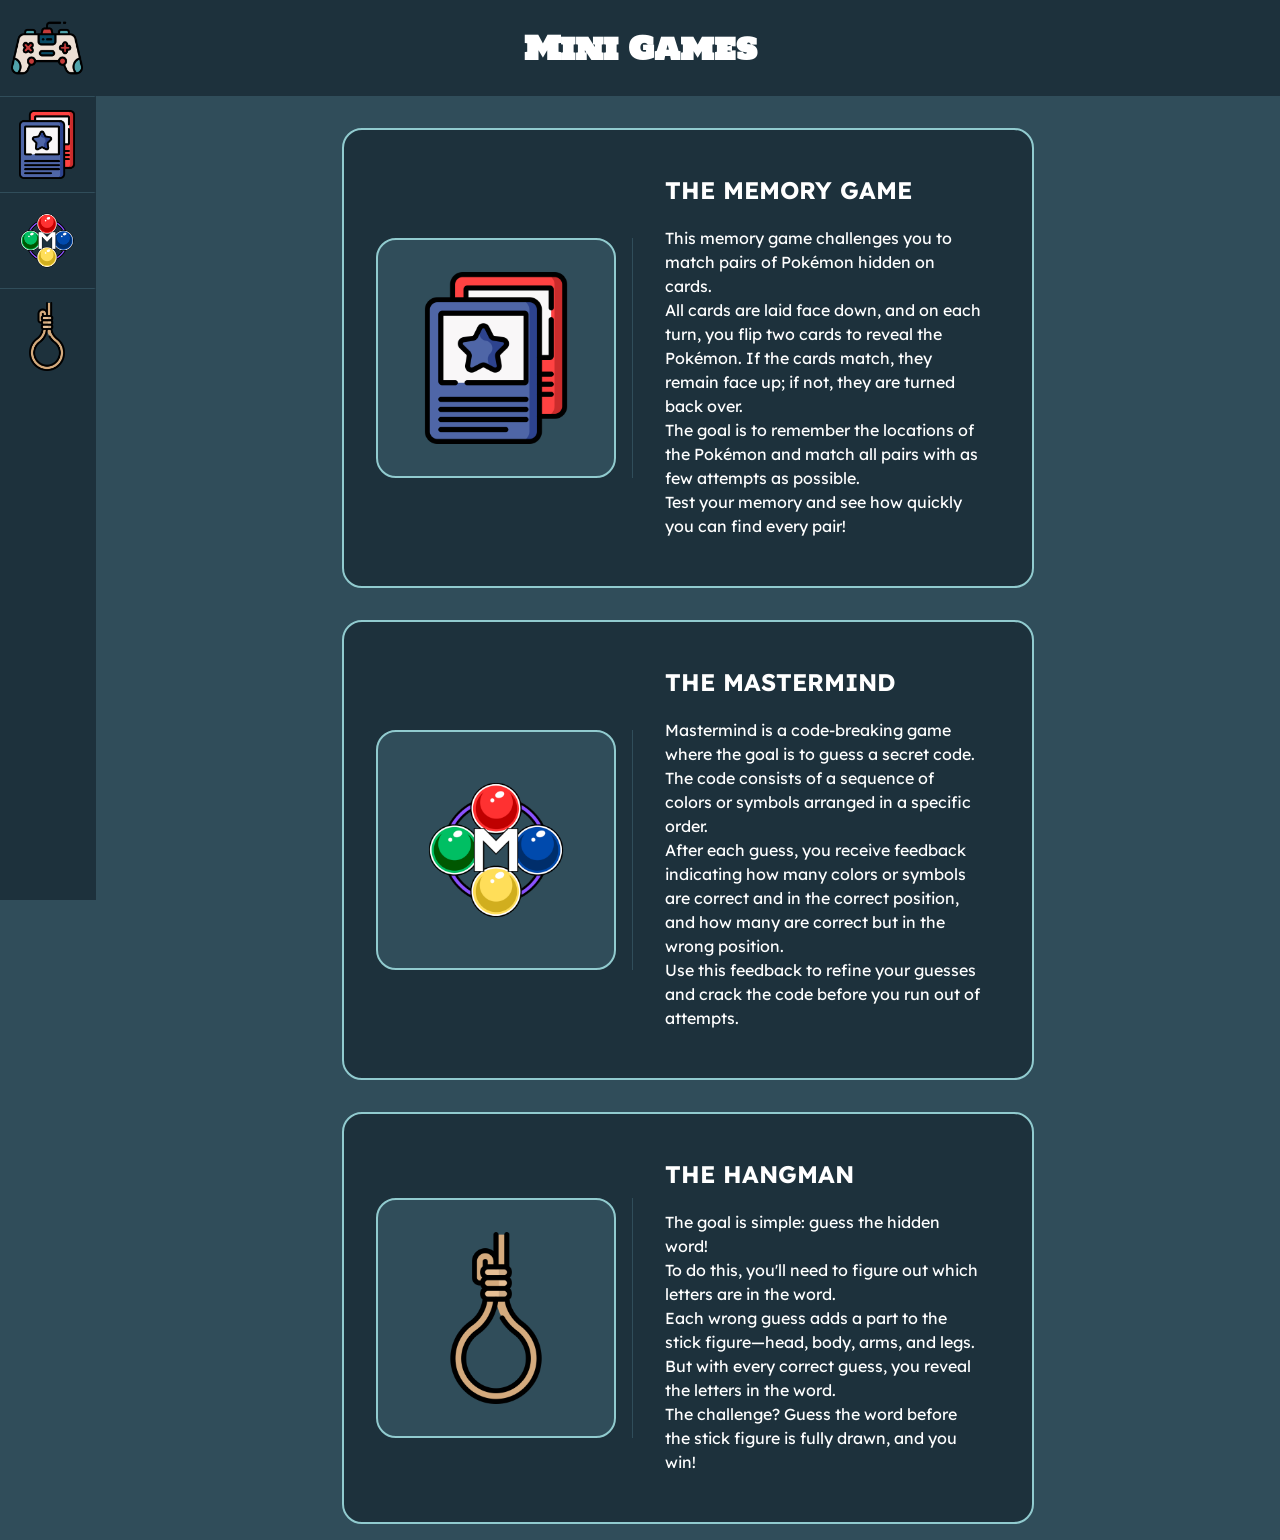
<file: index.html>
<!DOCTYPE html>
<html lang="en">

<head>
    <meta charset="UTF-8">
    <meta name="viewport" content="width=device-width, initial-scale=1.0">
    <title>Mini-games</title>
    <link rel="stylesheet" href="./styles/style.css">
    <link rel="stylesheet" href="./styles/index.css">

    <link rel="preconnect" href="https://fonts.googleapis.com">
    <link rel="preconnect" href="https://fonts.gstatic.com" crossorigin>
    <link href="https://fonts.googleapis.com/css2?family=Lexend:wght@100..900&display=swap" rel="stylesheet">

    <link rel="preconnect" href="https://fonts.googleapis.com">
    <link rel="preconnect" href="https://fonts.gstatic.com" crossorigin>
    <link href="https://fonts.googleapis.com/css2?family=Holtwood+One+SC&display=swap" rel="stylesheet">
</head>

<body>
    <section class="side-bar">

        <div class="side-bar-tab">
            <div class="logo-container"> <a href=""> <img class="logo-img" src="./images/main/logo.png" alt="logo"></a>
            </div>
        </div>

        <div class="side-bar-tab">
            <div class="img-container">
                <a href="./pages/memory.html"><img class="memory-logo-img" src="./images/memory/tab-logo.png" alt="logo"></a>
            </div>
        </div>

        <div class="side-bar-tab">
            <div class="img-container">
                <a href="./pages/mastermind.html"><img class="mastermind-logo-img" src="./images/mastermind/tab-logo.png"
                        alt="logo"></a>
            </div>
        </div>

        <div class="side-bar-tab">
            <div class="img-container">
                <a href="./pages/pendu.html"> <img class="pendu-logo-img" src="./images/pendu/tab-logo.png" alt="logo"></a>
            </div>
        </div>

    </section>
    <header>
        <div>
            <h1>
                Mini Games
            </h1>
        </div>
    </header>

    <main id="main-display">

        <div class="game-card" id="memory-card">
            <div class="image-container">
                <a href="./pages/memory.html"><img src="./images/memory/tab-logo.png" alt="memory-logo"></a>
            </div>
            <div class="divider-line"></div>
            <div class="description-container">
                <h2>THE MEMORY GAME</h2>
                <p>This memory game challenges you to match pairs of Pokémon hidden on cards.</p>
                <p>All cards are laid face down, and on each turn, you flip two cards to reveal the Pokémon.
                    If the cards match, they remain face up; if not, they are turned back over.</p>
                <p>The goal is to remember the locations of the Pokémon and match all pairs with as few attempts as
                    possible.</p>
                <p>Test your memory and see how quickly you can find every pair!</p>
            </div>
        </div>

        <div class="game-card" id="mastermind-card">
            <div class="image-container">
                <a href="./pages/mastermind.html"><img src="./images/mastermind/tab-logo.png" alt="mastermind-logo"></a>
            </div>
            <div class="divider-line"></div>
            <div class="description-container">
                <h2>THE MASTERMIND</h2>
                <p>Mastermind is a code-breaking game where the goal is to guess a secret code.</p>
                <p>The code consists of a sequence of colors or symbols arranged in a specific order.</p>
                <p>After each guess, you receive feedback indicating how many colors or symbols are correct and in
                    the
                    correct position, and how many are correct but in the wrong position.</p>
                <p>Use this feedback to refine your guesses and crack the code before you run out of attempts.</p>
            </div>
        </div>

        <div class="game-card" id="pendu-card">
            <div class="image-container">
                <a href="./pages/pendu.html"> <img src="./images/pendu/tab-logo.png" alt="hangman-logo"></a>
            </div>
            <div class="divider-line"></div>
            <div class="description-container">
                <h2>THE HANGMAN</h2>
                <p>The goal is simple: guess the hidden word! </p>
                <p>To do this, you'll need to figure out which letters are in the
                    word.</p>
                <p>Each wrong guess adds a part to the stick figure—head, body, arms, and legs. But with every
                    correct
                    guess, you reveal the letters in the word.</p>
                <p>The challenge? Guess the word before the stick figure is fully drawn, and you win!</p>
            </div>
        </div>
    </main>
</body>

</html>
</file>
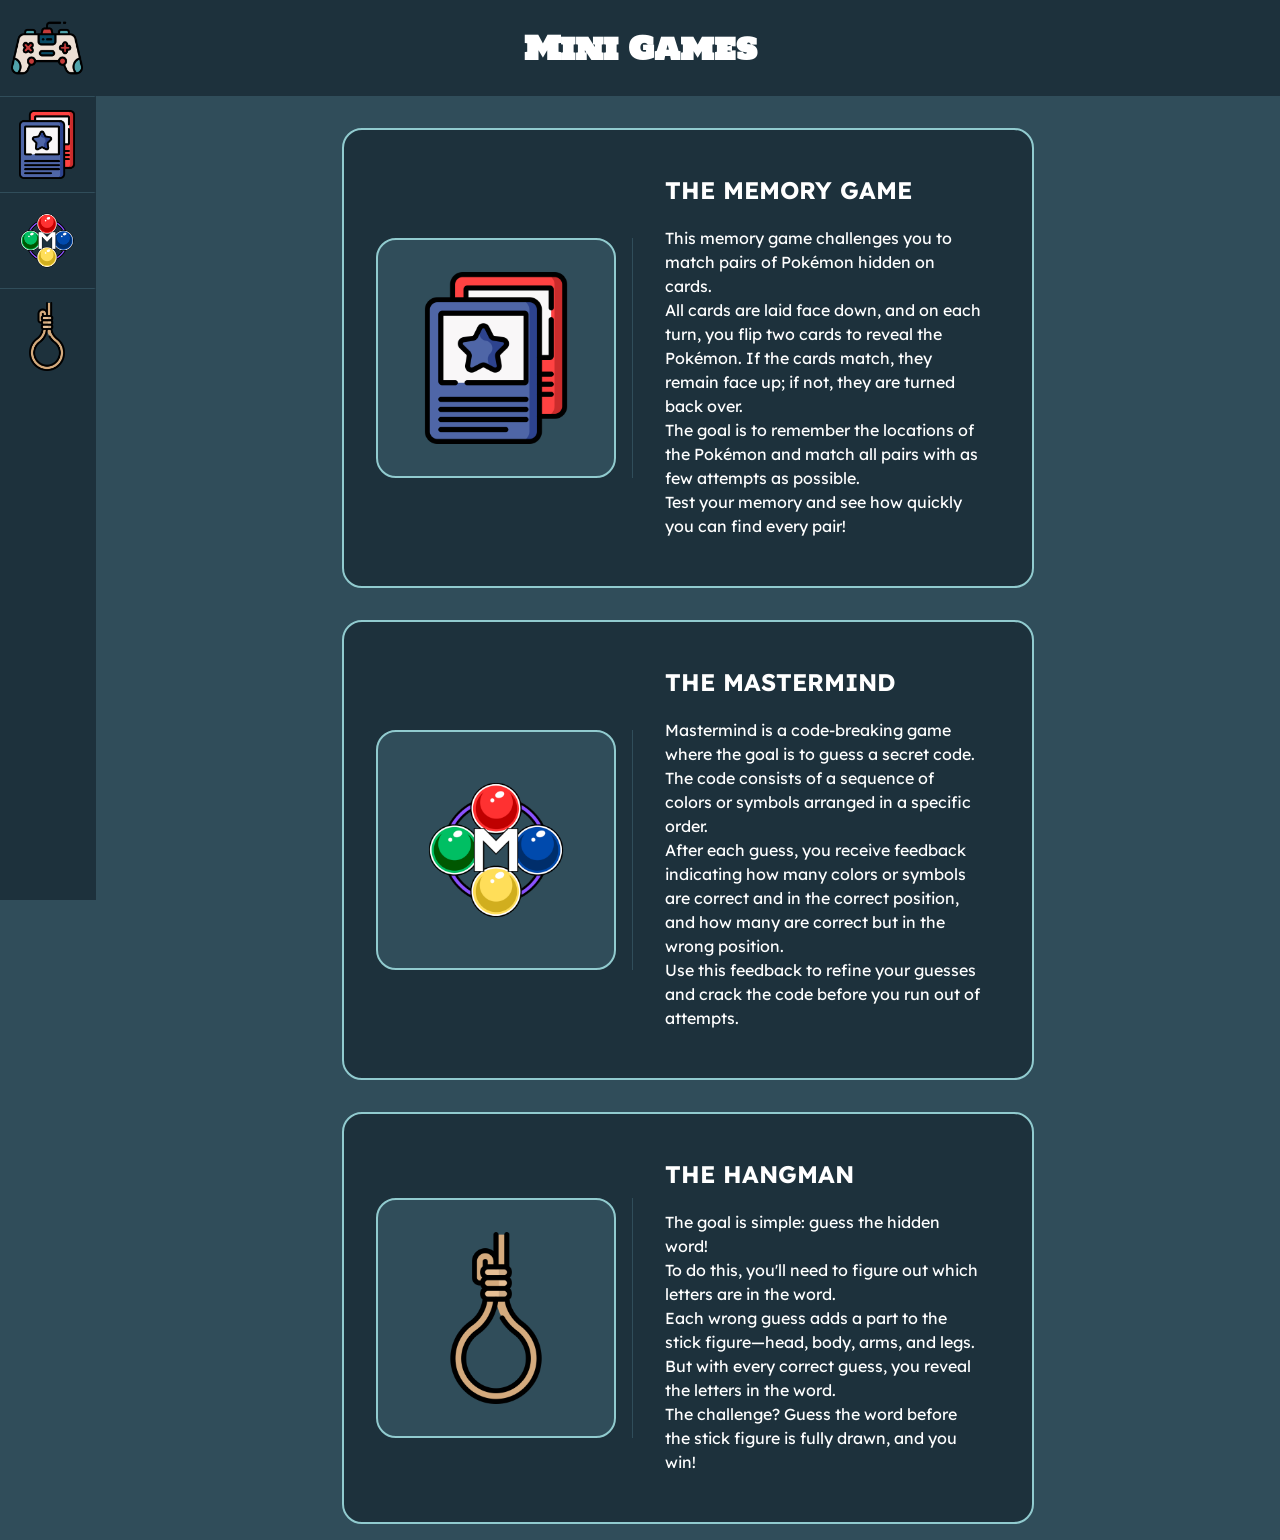
<file: pages/index.html>
<!DOCTYPE html>
<html lang="en">

<head>
    <meta charset="UTF-8">
    <meta name="viewport" content="width=device-width, initial-scale=1.0">
    <title>Mini-games</title>
    <link rel="stylesheet" href="../styles/style.css">
    <link rel="stylesheet" href="../styles/index.css">

    <link rel="preconnect" href="https://fonts.googleapis.com">
    <link rel="preconnect" href="https://fonts.gstatic.com" crossorigin>
    <link href="https://fonts.googleapis.com/css2?family=Lexend:wght@100..900&display=swap" rel="stylesheet">

    <link rel="preconnect" href="https://fonts.googleapis.com">
    <link rel="preconnect" href="https://fonts.gstatic.com" crossorigin>
    <link href="https://fonts.googleapis.com/css2?family=Holtwood+One+SC&display=swap" rel="stylesheet">
</head>

<body>
    <section class="side-bar">

        <div class="side-bar-tab">
            <div class="logo-container"> <a href=""> <img class="logo-img" src="../images/main/logo.png" alt="logo"></a>
            </div>
        </div>

        <div class="side-bar-tab">
            <div class="img-container">
                <a href="./memory.html"><img class="memory-logo-img" src="../images/memory/tab-logo.png" alt="logo"></a>
            </div>
        </div>

        <div class="side-bar-tab">
            <div class="img-container">
                <a href="./mastermind.html"><img class="mastermind-logo-img" src="../images/mastermind/tab-logo.png"
                        alt="logo"></a>
            </div>
        </div>

        <div class="side-bar-tab">
            <div class="img-container">
                <a href="./pendu.html"> <img class="pendu-logo-img" src="../images/pendu/tab-logo.png" alt="logo"></a>
            </div>
        </div>

    </section>
    <header>
        <div>
            <h1>
                Mini Games
            </h1>
        </div>
    </header>

    <main id="main-display">

        <div class="game-card" id="memory-card">
            <div class="image-container">
                <a href="./memory.html"><img src="../images/memory/tab-logo.png" alt="memory-logo"></a>
            </div>
            <div class="divider-line"></div>
            <div class="description-container">
                <h2>THE MEMORY GAME</h2>
                <p>This memory game challenges you to match pairs of Pokémon hidden on cards.</p>
                <p>All cards are laid face down, and on each turn, you flip two cards to reveal the Pokémon.
                    If the cards match, they remain face up; if not, they are turned back over.</p>
                <p>The goal is to remember the locations of the Pokémon and match all pairs with as few attempts as
                    possible.</p>
                <p>Test your memory and see how quickly you can find every pair!</p>
            </div>
        </div>

        <div class="game-card" id="mastermind-card">
            <div class="image-container">
                <a href="./mastermind.html"><img src="../images/mastermind/tab-logo.png" alt="mastermind-logo"></a>
            </div>
            <div class="divider-line"></div>
            <div class="description-container">
                <h2>THE MASTERMIND</h2>
                <p>Mastermind is a code-breaking game where the goal is to guess a secret code.</p>
                <p>The code consists of a sequence of colors or symbols arranged in a specific order.</p>
                <p>After each guess, you receive feedback indicating how many colors or symbols are correct and in
                    the
                    correct position, and how many are correct but in the wrong position.</p>
                <p>Use this feedback to refine your guesses and crack the code before you run out of attempts.</p>
            </div>
        </div>

        <div class="game-card" id="pendu-card">
            <div class="image-container">
                <a href="./pendu.html"> <img src="../images/pendu/tab-logo.png" alt="hangman-logo"></a>
            </div>
            <div class="divider-line"></div>
            <div class="description-container">
                <h2>THE HANGMAN</h2>
                <p>The goal is simple: guess the hidden word! </p>
                <p>To do this, you'll need to figure out which letters are in the
                    word.</p>
                <p>Each wrong guess adds a part to the stick figure—head, body, arms, and legs. But with every
                    correct
                    guess, you reveal the letters in the word.</p>
                <p>The challenge? Guess the word before the stick figure is fully drawn, and you win!</p>
            </div>
        </div>
    </main>
</body>

</html>
</file>
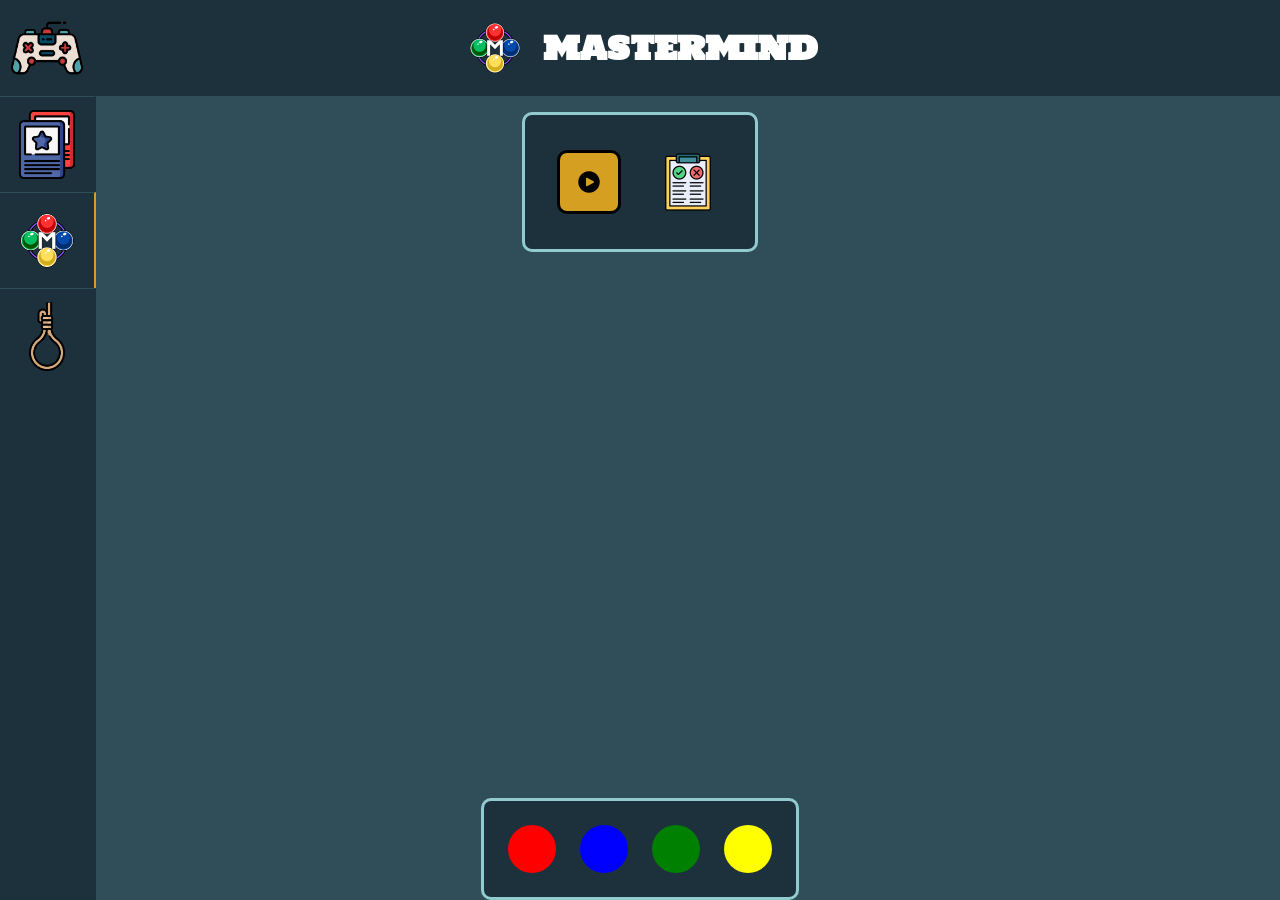
<file: pages/mastermind.html>
<!DOCTYPE html>
<html lang="en">

<head>
    <meta charset="UTF-8">
    <meta name="viewport" content="width=device-width, initial-scale=1.0">
    <title>Mastermind</title>
    <link rel="stylesheet" href="../styles/style.css">
    <link rel="stylesheet" href="../styles/mastermind.css">

    <script src="../js/mastermind/mastermind.js" defer></script>

    <link rel="preconnect" href="https://fonts.googleapis.com">
    <link rel="preconnect" href="https://fonts.gstatic.com" crossorigin>
    <link href="https://fonts.googleapis.com/css2?family=Lexend:wght@100..900&display=swap" rel="stylesheet">

    <link rel="preconnect" href="https://fonts.googleapis.com">
    <link rel="preconnect" href="https://fonts.gstatic.com" crossorigin>
    <link href="https://fonts.googleapis.com/css2?family=Holtwood+One+SC&display=swap" rel="stylesheet">
</head>

<body>
    <section class="side-bar">

        <div class="side-bar-tab">
            <div class="logo-container"> <a href="../index.html"> <img class="logo-img" src="../images/main/logo.png"
                        alt="logo"></a>
            </div>
        </div>

        <div class="side-bar-tab">
            <div class="img-container">
                <a href="./memory.html"><img class="memory-logo-img" src="../images/memory/tab-logo.png" alt="logo"></a>
            </div>
        </div>

        <div class="side-bar-tab current-tab">
            <div class="img-container">
                <a href=""><img class="mastermind-logo-img" src="../images/mastermind/tab-logo.png" alt="logo"></a>
            </div>
        </div>

        <div class="side-bar-tab">
            <div class="img-container">
                <a href="./pendu.html"> <img class="pendu-logo-img" src="../images/pendu/tab-logo.png" alt="logo"></a>
            </div>
        </div>

    </section>

    <header>
        <div class="header-container">
            <img class="header-img" src="../images/mastermind/tab-logo.png" alt="logo-mastermind">
            <h1>
                MASTERMIND
            </h1>
        </div>
    </header>

    <main>
        <div class="game-header">
            <button class="play-button"><img draggable="false" src="../images/main/start.png" alt="play"></button>
            <button class="rules-button"><img draggable="false" src="../images/main/rules.png" alt="rules"></button>
        </div>

        <div class="lightbox" id="rulesLightbox">
            <div class="rules-card" onclick="event.stopPropagation()">
                <button class="close-button">&times;</button>
                <h2>Game Rules</h2>
                <p>Mastermind is a code-breaking game where the goal is to guess a secret code.</p>
                <p>The code consists of a sequence of colors or symbols arranged in a specific order.</p>
                <p>After each guess, you receive feedback indicating how many colors or symbols are correct and in the
                    correct position, and how many are correct but in the wrong position.</p>
                <p>Use this feedback to refine your guesses and crack the code before you run out of attempts.</p>
                <div class="important-rule">
                    <p>The order of the hints are not linked to the order of the colors!</p>
                </div>
            </div>
        </div>

        <div class="main-display">
            <div class="initial-try-container-div"></div>
            <div class="main-container-div"></div>
        </div>
        <div class="example-bubbles-div">
            <div class="red" id="colored-bubble"></div>
            <div class="blue" id="colored-bubble"></div>
            <div class="green" id="colored-bubble"></div>
            <div class="yellow" id="colored-bubble"></div>
        </div>
    </main>
</body>

</html>
</file>
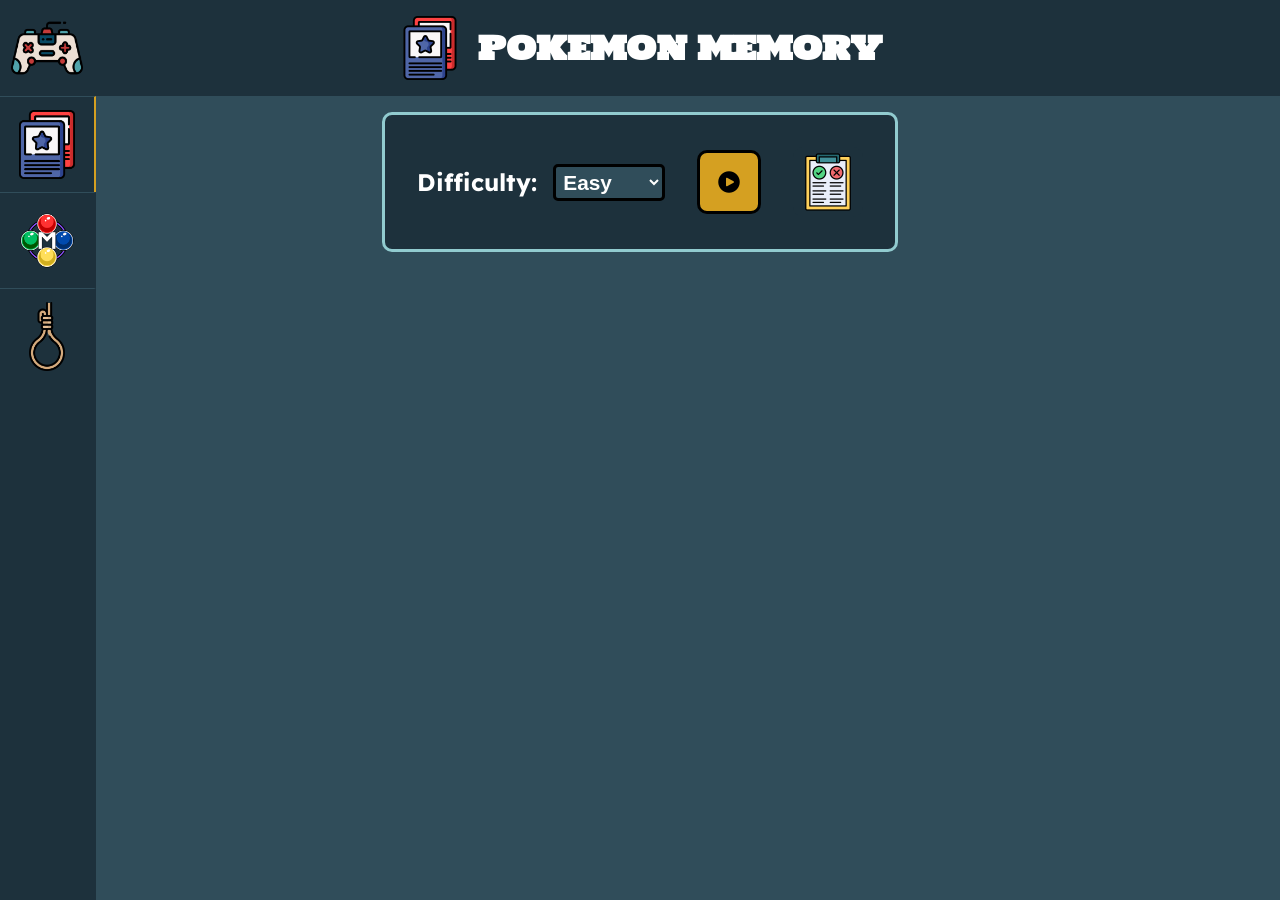
<file: pages/memory.html>
<!DOCTYPE html>
<html lang="en">

<head>
    <meta charset="UTF-8">
    <meta name="viewport" content="width=device-width, initial-scale=1.0">
    <title>Memory</title>
    <link rel="stylesheet" href="../styles/style.css">
    <link rel="stylesheet" href="../styles/memory.css">

    <script src="../js/memory/memory.js" defer></script>

    <link rel="preconnect" href="https://fonts.googleapis.com">
    <link rel="preconnect" href="https://fonts.gstatic.com" crossorigin>
    <link href="https://fonts.googleapis.com/css2?family=Lexend:wght@100..900&display=swap" rel="stylesheet">

    <link rel="preconnect" href="https://fonts.googleapis.com">
    <link rel="preconnect" href="https://fonts.gstatic.com" crossorigin>
    <link href="https://fonts.googleapis.com/css2?family=Holtwood+One+SC&display=swap" rel="stylesheet">
</head>

<body>
    <section class="side-bar">

        <div class="side-bar-tab">
            <div class="logo-container"> <a href="../index.html"> <img class="logo-img" src="../images/main/logo.png"
                        alt="logo"></a>
            </div>
        </div>

        <div class="side-bar-tab current-tab">
            <div class="img-container">
                <a href=""><img class="memory-logo-img" src="../images/memory/tab-logo.png" alt="logo"></a>
            </div>
        </div>


        <div class="side-bar-tab">
            <div class="img-container">
                <a href="./mastermind.html"><img class="mastermind-logo-img" src="../images/mastermind/tab-logo.png"
                        alt="logo"></a>
            </div>
        </div>

        <div class="side-bar-tab">
            <div class="img-container">
                <a href="./pendu.html"> <img class="pendu-logo-img" src="../images/pendu/tab-logo.png" alt="logo"></a>
            </div>
        </div>

    </section>

    <header>
        <div class="header-container">
            <img class="header-img" src="../images/memory/tab-logo.png" alt="logo-memory">
            <h1>
                POKEMON MEMORY
            </h1>
        </div>
    </header>

    <main>
        <div class="game-header">
            <div class="difficulty-selector-div">
                <label class="difficulty-selector-label" for="difficulty-selector">Difficulty: </label>
                <select class="difficulty-selector" name="difficulty-selector" id="difficulty-selector">
                    <option value="10">Easy</option>
                    <option value="20">Medium</option>
                    <option value="30">Hard</option>
                </select>
            </div>
            <button class="play-button"><img draggable="false" src="../images/main/start.png" alt="play"></button>
            <button class="rules-button"><img draggable="false" src="../images/main/rules.png" alt="rules"></button>
        </div>

        <div class="lightbox" id="rulesLightbox">
            <div class="rules-card" onclick="event.stopPropagation()">
                <button class="close-button">&times;</button>
                <h2>Game Rules</h2>
                <p>This memory game challenges you to match pairs of Pokémon hidden on cards.</p>
                <p>All cards are laid face down, and on each turn, you flip two cards to reveal the Pokémon.
                    If the cards match, they remain face up; if not, they are turned back over.</p>
                <p>The goal is to remember the locations of the Pokémon and match all pairs with as few attempts as
                    possible.</p>
                <p>Test your memory and see how quickly you can find every pair!</p>
                <div class="important-rule">
                    <p>There are three difficulty modes:</p>
                    <ul>
                        <li>Easy: 10 cards</li>
                        <li>Medium: 20 cards</li>
                        <li>Hard: 30 cards</li>
                    </ul>
                </div>
            </div>
        </div>

        <div id="main-display"></div>
    </main>
</body>

</html>
</file>
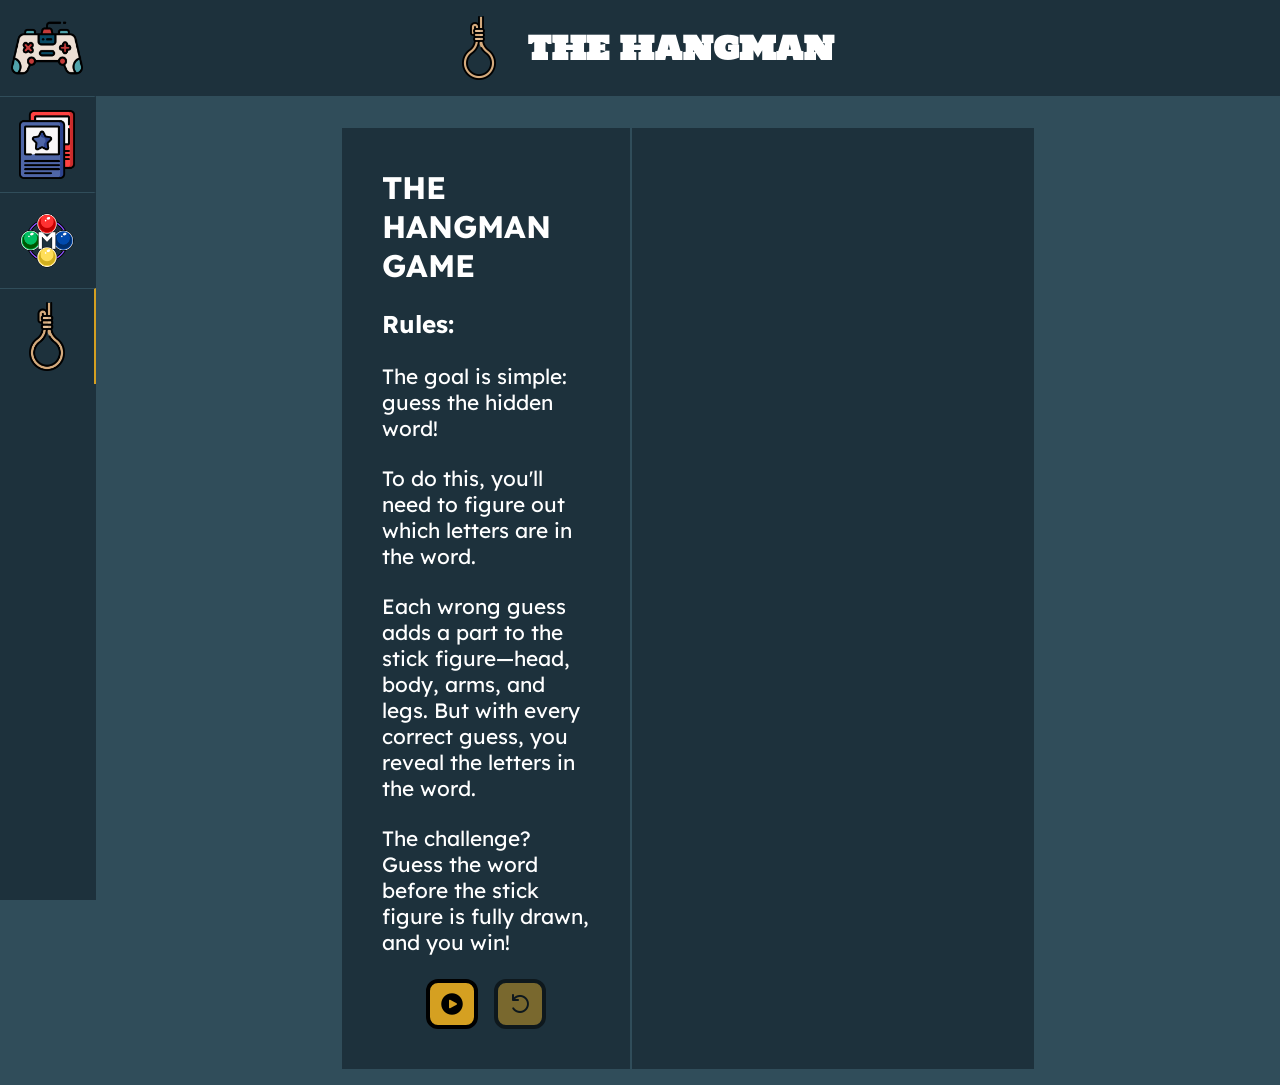
<file: pages/pendu.html>
<!DOCTYPE html>
<html lang="en">

<head>
    <meta charset="UTF-8">
    <meta name="viewport" content="width=device-width, initial-scale=1.0">
    <title>The Hangman</title>
    <link rel="stylesheet" href="../styles/style.css">
    <link rel="stylesheet" href="../styles/pendu.css">

    <script src="../js/pendu/pendu-words.js" defer></script>
    <script src="../js/pendu/pendu.js" defer></script>

    <link rel="preconnect" href="https://fonts.googleapis.com">
    <link rel="preconnect" href="https://fonts.gstatic.com" crossorigin>
    <link href="https://fonts.googleapis.com/css2?family=Lexend:wght@100..900&display=swap" rel="stylesheet">

    <link rel="preconnect" href="https://fonts.googleapis.com">
    <link rel="preconnect" href="https://fonts.gstatic.com" crossorigin>
    <link href="https://fonts.googleapis.com/css2?family=Holtwood+One+SC&display=swap" rel="stylesheet">
</head>

<body>
    <section class="side-bar">

        <div class="side-bar-tab">
            <div class="logo-container"> <a href="../index.html"> <img class="logo-img" src="../images/main/logo.png"
                        alt="logo"></a>
            </div>
        </div>


        <div class="side-bar-tab">
            <div class="img-container">
                <a href="./memory.html"><img class="memory-logo-img" src="../images/memory/tab-logo.png" alt="logo"></a>
            </div>
        </div>

        <div class="side-bar-tab">
            <div class="img-container">
                <a href="./mastermind.html"><img class="mastermind-logo-img" src="../images/mastermind/tab-logo.png"
                        alt="logo"></a>
            </div>
        </div>

        <div class="side-bar-tab current-tab">
            <div class="img-container">
                <a href=""> <img class="pendu-logo-img" src="../images/pendu/tab-logo.png" alt="logo"></a>
            </div>
        </div>

    </section>

    <header>
        <div class="header-container">
            <img class="header-img" src="../images/pendu/tab-logo.png" alt="logo-pendu">
            <h1>
                THE HANGMAN
            </h1>
        </div>
    </header>

    <main id="main-display">
        <section class="game-instructions-section" id="game-instruction-section">
            <h2>THE HANGMAN GAME</h2>
            <h3>Rules:</h3>
            <p>The goal is simple: guess the hidden word! </p>
            <p>To do this, you'll need to figure out which letters are in the
                word.</p>
            <p>Each wrong guess adds a part to the stick figure—head, body, arms, and legs. But with every correct
                guess, you reveal the letters in the word.</p>
            <p>The challenge? Guess the word before the stick figure is fully drawn, and you win!</p>
            <div class="button-div">
                <button class="btn play-button" id="play-button"><img class="button-image"
                        src="../images/main/start.png" alt=""></button>
                <button class="btn retry-button" id="retry-button" disabled><img class="button-image"
                        src="../images/pendu/retry.png" alt=""></button>
            </div>
        </section>
        <section class="game-section" id="game-section"></section>
    </main>

</body>

</html>
</file>
<file: styles/style.css>
* {
    box-sizing: border-box;
    margin: 0;
}

:root {
    --holtwood: "Holtwood One SC", serif;
    --lexend: "Lexend", serif;

    --sidebar-header-size: 6rem;

    --dark-blue: #1D313C;
    --dark-blue-highlight: #304d5a;
    --light-dark-blue: #103747;
    --middle-blue: #419099;
    --light-blue: #91cbcf;
    --deep-blue: #272c44;
    --deep-blue-highlight: #444f89;
    --light-deep-blue: #5970b7;
    --yellow: #d5a021;

}

body {
    background-color: var(--dark-blue-highlight);
}

h1 {
    color: white;
    font-family: var(--holtwood);
}

header {
    display: flex;
    align-items: center;
    justify-content: center;

    height: var(--sidebar-header-size);
    padding: 2rem;

    background-color: var(--dark-blue);
    margin-bottom: 1rem;

    user-select: none;
}

.header-container {
    display: flex;
    align-items: center;

    gap: 1rem;

    .header-img {
        height: 4rem;
    }
}

.side-bar {
    display: flex;
    flex-direction: column;
    position: fixed;

    height: 100%;
    width: var(--sidebar-header-size);

    background-color: var(--dark-blue);

    .side-bar-tab {
        display: flex;

        height: var(--sidebar-header-size);
        width: var(--sidebar-header-size);
        padding: 0.2rem;

        border-right: 2px solid var(--dark-blue);

        object-fit: contain;

        &:nth-child(n+2) {
            border-top: 1px solid var(--dark-blue-highlight);

            &:hover {
                background-color: var(--light-dark-blue);
            }
        }

        .logo-container {
            display: flex;
            border-radius: 50%;
            padding: 0.5rem;

            img {
                height: 100%;
                width: 100%;
                cursor: pointer;
            }
        }

        .img-container {
            display: flex;
            border-radius: 50%;
            padding: 0.6rem;

            img {
                height: 100%;
                width: 100%;
                cursor: pointer;
            }
        }
    }

    .current-tab {
        border-right: 2px solid var(--yellow);
    }
}
</file>
<file: styles/index.css>
:root {
    --holtwood: "Holtwood One SC", serif;
    --lexend: "Lexend", serif;

    --sidebar-header-size: 6rem;

    --dark-blue: #1D313C;
    --dark-blue-highlight: #304d5a;
    --light-dark-blue: #103747;
    --middle-blue: #419099;
    --light-blue: #91cbcf;
    --deep-blue: #272c44;
    --deep-blue-highlight: #444f89;
    --light-deep-blue: #5970b7;
    --yellow: #d5a021;

}

#main-display {
    display: flex;
    flex-direction: column;
    align-items: stretch;
    justify-content: center;

    width: auto;
    min-height: 60rem;
    padding: 1rem;
    gap: 2rem;
    margin-left: var(--sidebar-header-size);

    .game-card {
        display: flex;
        align-items: center;
        align-self: center;

        min-width: 60%;
        width: min-content;
        height: fit-content;
        padding: 2rem;
        gap: 1rem;

        background-color: var(--dark-blue);
        border: 2px solid var(--light-blue);
        border-radius: 20px;

        .image-container {
            display: flex;

            height: 15rem;
            width: 15rem;

            background-color: var(--dark-blue-highlight);
            border: 2px solid var(--light-blue);
            border-radius: 20px;

            a {
                display: flex;

                img {
                    padding: 2rem;
                }
            }

        }

        .divider-line {
            height: 15rem;
            width: 2px;
            background-color: var(--dark-blue-highlight);
        }

        .description-container {
            display: flex;
            flex-direction: column;

            height: 100%;
            padding: 1rem;

            color: white;
            font-family: var(--lexend);
            line-height: 1.5rem;

            h2 {
                margin-bottom: 1.5rem;
            }
        }
    }
}
</file>
<file: styles/mastermind.css>
:root {
    --holtwood: "Holtwood One SC", serif;
    --lexend: "Lexend", serif;

    --sidebar-header-size: 6rem;

    --dark-blue: #1D313C;
    --dark-blue-highlight: #304d5a;
    --light-dark-blue: #103747;
    --middle-blue: #419099;
    --light-blue: #91cbcf;
    --deep-blue: #272c44;
    --deep-blue-highlight: #444f89;
    --light-deep-blue: #5970b7;

    --yellow: #d5a021;
    --yellow-highlight: #E2B547;
    --yellow-middle: #e1b42e;
}


.game-header {
    display: flex;
    align-items: center;
    justify-content: center;

    width: fit-content;
    gap: 2rem;
    padding: 2rem;

    background-color: var(--dark-blue);
    border: 3px solid var(--light-blue);
    border-radius: 10px;

    color: white;
    font-family: var(--lexend);
    user-select: none;

    .play-button {
        display: flex;
        align-items: center;
        justify-content: center;

        height: 64px;
        width: 64px;

        border: 3px solid black;
        border-radius: 10px;

        background-color: var(--yellow);

        &:hover {
            background-color: var(--yellow-highlight);
        }
    }

    .rules-button {
        display: flex;
        align-items: center;
        justify-content: center;

        padding: 0.2rem;

        background-color: var(--dark-blue);
        border: none;
        border-radius: 10px;

        &:hover {
            background-color: var(--dark-blue-highlight);
        }

        img {
            height: 64px;
            width: 64px;
        }
    }
}


main {
    display: flex;
    flex-direction: column;
    align-items: center;
    justify-content: center;

    .main-display {
        display: flex;
        flex-direction: column;
        align-items: center;
        justify-content: center;
        flex-wrap: wrap;

        width: 100%;
        margin-bottom: 5rem;
        gap: 2rem;
        padding: 2rem 0px;

        background: var(--dark-blue-highlight);

        .main-container-div {
            display: flex;
            flex-direction: column;
            align-items: center;
            justify-content: center;
            gap: 1rem;
        }

        .try-bubbles-div {
            flex-direction: column;
            width: fit-content;
            height: fit-content;
            padding: 1.5rem;
        }
    }
}

.example-bubbles-div {
    position: fixed;
    bottom: 0;

    width: fit-content;
    height: fit-content;
    padding: 1.5rem;
}

.try-bubbles-div,
.example-bubbles-div {
    display: flex;
    align-items: center;
    justify-content: center;

    padding: 1.5rem;
    gap: 1.5rem;

    background-color: var(--dark-blue);
    border: 3px solid var(--light-blue);
    border-radius: 10px;

    .bubbles-div {
        display: flex;
        align-items: center;
        justify-content: center;
        gap: 1.5rem;
    }

    .hints-div {
        display: flex;
        align-items: center;
        justify-content: center;
        gap: 1.5rem;
    }


    #colored-bubble,
    .try-bubble {
        width: 3rem;
        height: 3rem;
        border-radius: 50%;
    }

    .try-bubble {
        background-color: rgb(184, 184, 184);
    }

    .red {
        background-color: red;
        cursor: pointer;
    }

    .green {
        background-color: green;
        cursor: pointer;
    }

    .blue {
        background-color: blue;
        cursor: pointer;
    }

    .yellow {
        background-color: yellow;
        cursor: pointer;
    }
}

.winning-message-p {
    display: flex;
    font-size: 4rem;
    color: whitesmoke
}

.lightbox {
    display: none;
    position: fixed;
    top: 0;
    left: 0;
    width: 100%;
    height: 100%;
    background-color: rgba(0, 0, 0, 0.8);
    z-index: 1000;
    justify-content: center;
    align-items: center;

    .rules-card {
        position: relative;
        display: flex;
        flex-direction: column;
        align-items: center;

        width: 90%;
        max-width: 500px;
        padding: 20px;
        gap: 1rem;

        background-color: var(--dark-blue-highlight);
        border: 2px solid var(--light-blue);
        border-radius: 8px;

        color: white;
        font-family: var(--lexend);
        font-size: 1.15rem;
        line-height: 1.5rem;

        h2 {
            margin-top: 0;
            margin-bottom: 1rem;
            font-family: var(--holtwood);
        }

        .important-rule {
            width: 100%;
            font-weight: bold;
        }
    }

    .close-button {
        position: absolute;
        top: 10px;
        right: 10px;

        background: none;
        border: none;

        color: white;
        font-size: 20px;
        cursor: pointer;
    }

    .close-button:hover {
        color: var(--yellow);
    }
}
</file>
<file: styles/memory.css>
:root {
    --holtwood: "Holtwood One SC", serif;
    --lexend: "Lexend", serif;

    --sidebar-header-size: 6rem;

    --dark-blue: #1D313C;
    --dark-blue-highlight: #304d5a;
    --light-dark-blue: #103747;
    --middle-blue: #419099;
    --light-blue: #91cbcf;
    --deep-blue: #272c44;
    --deep-blue-highlight: #444f89;
    --light-deep-blue: #5970b7;

    --yellow: #d5a021;
    --yellow-highlight: #E2B547;
    --yellow-middle: #e1b42e;
}

main {
    display: flex;
    flex-direction: column;
    align-items: center;
    justify-content: center;

    gap: 2rem;
}

#main-display {
    display: flex;
    flex-wrap: wrap;
    align-items: stretch;
    justify-content: center;

    width: auto;
    padding: 1rem;
    gap: 2.5rem;
    margin-left: var(--sidebar-header-size);
    margin-right: var(--sidebar-header-size);
}

.game-header {
    display: flex;
    align-items: center;
    justify-content: center;

    width: fit-content;
    gap: 2rem;
    padding: 2rem;

    background-color: var(--dark-blue);
    border: 3px solid var(--light-blue);
    border-radius: 10px;

    color: white;
    font-family: var(--lexend);
    user-select: none;

    .play-button {
        display: flex;
        align-items: center;
        justify-content: center;

        height: 64px;
        width: 64px;

        border: 3px solid black;
        border-radius: 10px;

        background-color: var(--yellow);

        &:hover {
            background-color: var(--yellow-highlight);
        }
    }

    .rules-button {
        display: flex;
        align-items: center;
        justify-content: center;

        padding: 0.2rem;

        background-color: var(--dark-blue);
        border: none;
        border-radius: 10px;

        &:hover {
            background-color: var(--dark-blue-highlight);
        }

        img {
            height: 64px;
            width: 64px;
        }
    }

    .difficulty-selector-div {
        display: flex;
        align-items: center;
        justify-content: center;

        gap: 1rem;

        font-weight: bold;
        font-size: 1.5rem;

        .difficulty-selector {
            padding: 0.2rem;

            background-color: var(--dark-blue-highlight);
            border: 3px solid black;
            border-radius: 5px;

            color: white;
            font-weight: bold;
            font-size: 1.3rem;
        }
    }
}

.card {
    height: fit-content;
    width: fit-content;
    border: 5px solid var(--light-blue);


    img {
        height: 17rem;
        width: 17rem;
    }

    .card-hidden-image {
        display: flex;

        padding: 1.5rem;

        background-color: var(--dark-blue);

        &:hover {
            background-color: var(--light-dark-blue);
        }
    }

    .card-image {
        display: flex;
        padding: 1.5rem;
    }

    .hidden {
        display: none;
    }
}

.winning-message-p {
    display: flex;
    align-self: center;
    color: white;
    font-size: 4rem;
}

.lightbox {
    display: none;
    position: fixed;
    top: 0;
    left: 0;
    width: 100%;
    height: 100%;
    background-color: rgba(0, 0, 0, 0.8);
    z-index: 1000;
    justify-content: center;
    align-items: center;

    .rules-card {
        position: relative;
        display: flex;
        flex-direction: column;
        align-items: center;

        width: 90%;
        max-width: 500px;
        padding: 20px;
        gap: 1rem;

        background-color: var(--dark-blue-highlight);
        border: 2px solid var(--light-blue);
        border-radius: 8px;

        color: white;
        font-family: var(--lexend);
        font-size: 1.15rem;
        line-height: 1.5rem;

        h2 {
            margin-top: 0;
            margin-bottom: 1rem;
            font-family: var(--holtwood);
        }

        .important-rule {
            width: 100%;
            font-weight: bold;
        }
    }

    .close-button {
        position: absolute;
        top: 10px;
        right: 10px;

        background: none;
        border: none;

        color: white;
        font-size: 20px;
        cursor: pointer;
    }

    .close-button:hover {
        color: var(--yellow);
    }
}
</file>
<file: styles/pendu.css>
:root {
    --holtwood: "Holtwood One SC", serif;
    --lexend: "Lexend", serif;

    --sidebar-header-size: 6rem;

    --dark-blue: #1D313C;
    --dark-blue-highlight: #304d5a;
    --middle-blue: #419099;
    --light-blue: #91cbcf;
    --deep-blue: #272c44;
    --deep-blue-highlight: #444f89;
    --light-deep-blue: #5970b7;

    --yellow: #d5a021;
    --yellow-highlight: #E2B547;
    --yellow-middle: #e1b42e;
}

#main-display {
    display: flex;
    align-items: stretch;
    justify-content: center;

    width: auto;
    min-height: 60rem;
    padding: 1rem;
    margin-left: var(--sidebar-header-size);
}

.game-instructions-section {
    display: flex;
    flex-direction: column;
    justify-content: center;

    width: 25%;
    min-height: 45rem;
    padding: 2.5rem;
    gap: 1.5rem;

    background-color: var(--dark-blue);
    color: white;
    font-family: var(--lexend);
    font-size: 1.3rem;
}

.game-section {
    display: flex;
    align-items: center;
    justify-content: center;
    flex-direction: column;

    width: 35%;
    min-height: 45rem;

    background-color: var(--dark-blue);
    border-left: 2px solid var(--dark-blue-highlight);

    font-size: 2rem;
    color: white;
    font-family: var(--lexend);

    .hanging-man-div {
        display: flex;
        flex-direction: column;
        justify-content: center;

        width: 100%;
        gap: 3rem;
        border-bottom: 2px solid var(--dark-blue-highlight);

        .hang-man-tries-text {
            display: flex;
            justify-content: center;
        }

        .hang-man-img-container {
            display: flex;
            align-self: center;
            justify-content: center;
            height: 30rem;
            width: 30rem;

            img {
                display: flex;
                align-self: center;
                height: 100%;
            }
        }
    }

    .keyboard-answer-container {
        display: flex;
        flex-direction: column;
        justify-content: space-between;

        width: 100%;
        height: 30%;
        gap: 1.25rem;
        padding: 2.5rem;

        .secret-word-div {
            display: flex;
            align-content: center;
            justify-content: center;

            gap: 0.25rem;
            padding: 1.25rem;
        }

        .keyboard-div {
            display: flex;
            flex-wrap: wrap;
            align-content: center;
            justify-content: center;
            align-content: center;

            gap: 0.6rem;
            padding: 0.5rem;

            .letter-btn {
                display: flex;
                flex-wrap: wrap;
                align-content: center;
                justify-content: center;

                height: 2.5rem;
                width: 2.5rem;

                background-color: var(--dark-blue);
                border: 2px solid var(--light-blue);
                border-radius: 0.75rem;

                font-family: var(--lexend);
                font-size: 1.5rem;
                font-weight: 700;
                color: white;

                cursor: pointer;
                opacity: 1;
                pointer-events: auto;
                transition: background-color 0.2s;

                &:hover {
                    background-color: var(--dark-blue-highlight);
                }

                &:disabled {
                    opacity: 0.5;
                    pointer-events: none;
                }

                &:disabled &:hover {
                    background-color: transparent;
                    cursor: default;
                }

            }

            .letter-red-bg {
                background-color: #dc2626;
            }

            .letter-red-bg:hover:disabled {
                background-color: #dc2626;
            }

            .letter-green-bg {
                background-color: #16a34a;
            }

            .letter-green-bg:hover:disabled {
                background-color: #16a34a;
            }
        }
    }

}

.secret-word-letters-container {
    display: flex;
    align-content: center;
    justify-content: center;

    width: 100%;
    gap: 0.75rem;
}

.end-screen-div {
    display: flex;
    align-content: center;
    align-self: center;

    height: 10rem;
    width: 75%;

    font-size: 3rem;
    color: var(--yellow)
}

.button-div {
    display: flex;
    justify-content: center;

    gap: 1rem;

    .btn {
        display: flex;
        justify-content: center;

        width: 25%;

        background-color: var(--yellow);
        border: 4px solid black;
        border-radius: 0.75rem;

        opacity: 1;
        cursor: pointer;
        pointer-events: auto;
        transition: background-color 0.2s;

        .button-image {
            display: flex;
            padding: 0.5rem;
        }

        &:disabled {
            opacity: 0.5;
            pointer-events: none;
        }

        &:hover {
            background-color: var(--yellow-highlight);
        }

        &:disabled:hover {
            background-color: transparent;
            cursor: default;
        }
    }
}
</file>
